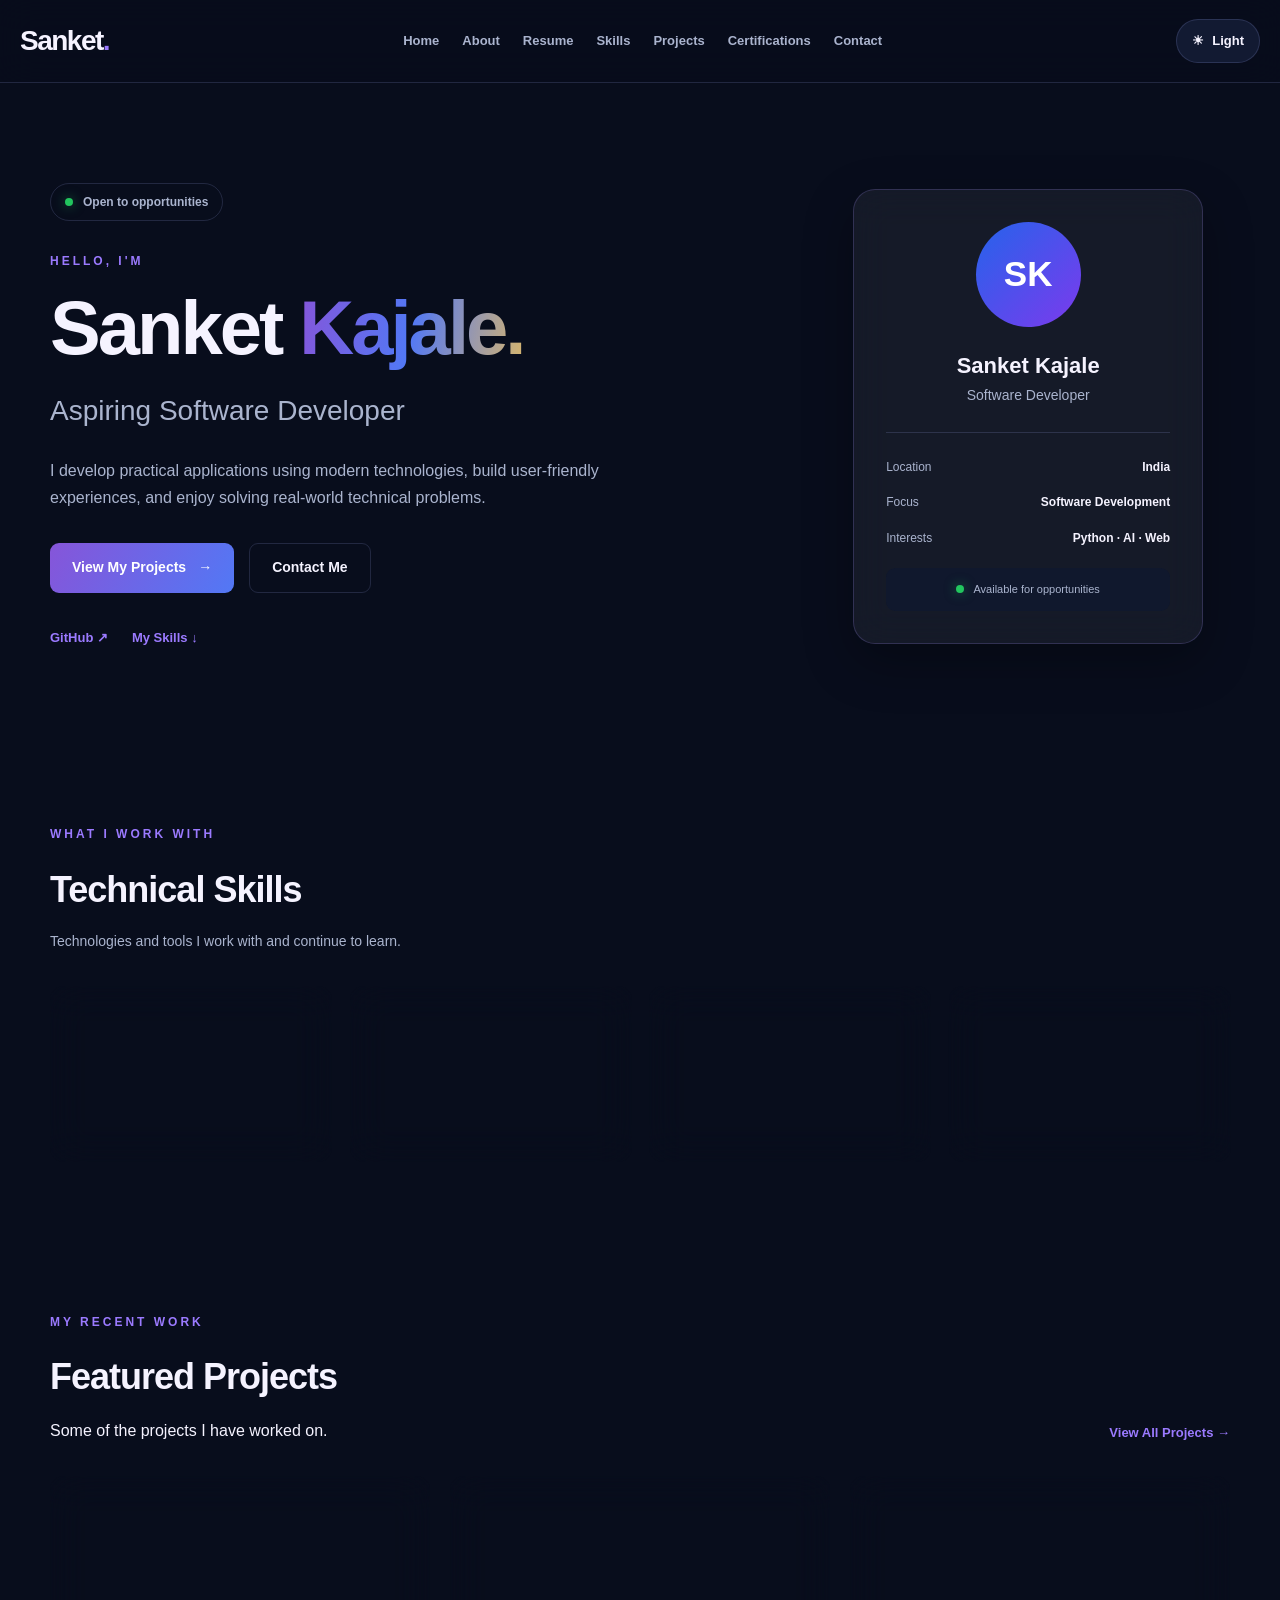
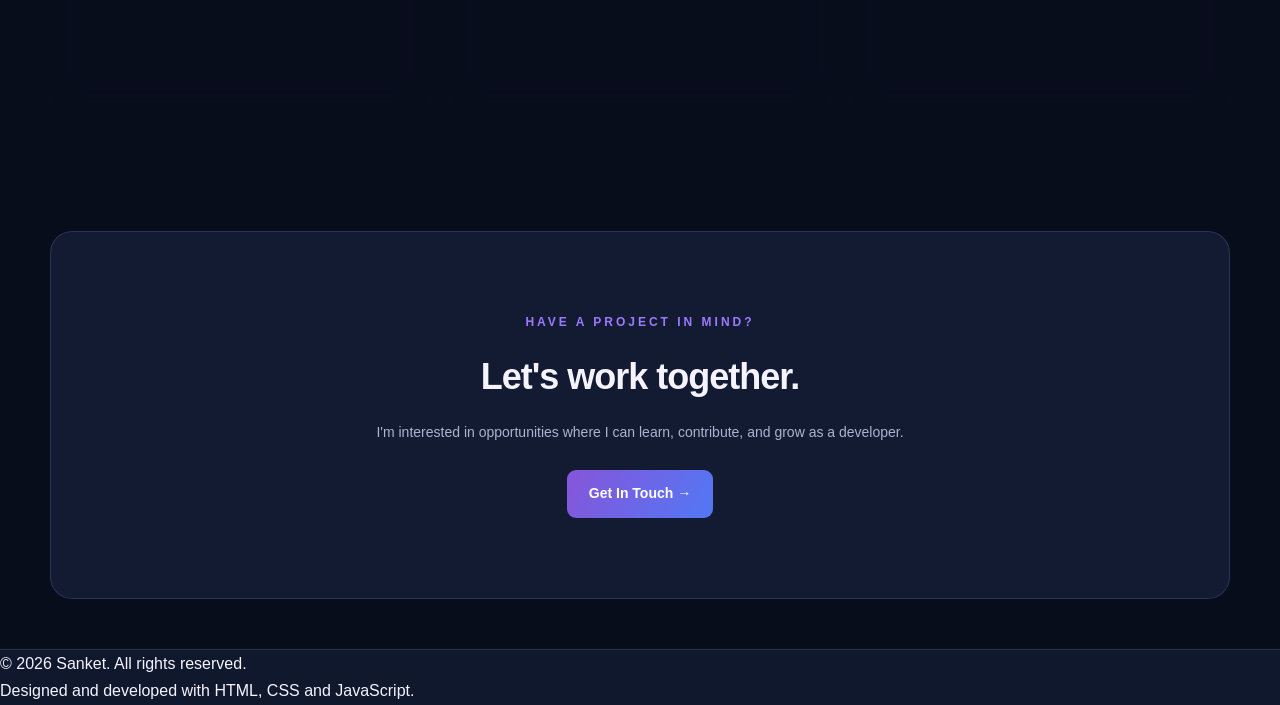
<file: index.html>
<!DOCTYPE html>
<html lang="en" data-theme="dark">

<head>
    <meta charset="UTF-8">
    <meta name="viewport" content="width=device-width, initial-scale=1.0">

    <meta name="description"
          content="Sanket's professional portfolio, skills, projects and experience.">

    <meta name="theme-color" content="#0b1120">

    <title>Sanket | Developer Portfolio</title>

    <!-- Stylesheets -->
    <link rel="stylesheet" href="./css/reset.css">
    <link rel="stylesheet" href="./css/variables.css">
    <link rel="stylesheet" href="./css/main.css">
    <link rel="stylesheet" href="./css/components/glass-cards.css">
    <link rel="stylesheet" href="./css/themes/dark.css">
    <link rel="stylesheet" href="./css/themes/light.css">
    <link rel="stylesheet" href="./css/responsive.css">

    <!-- Avoid broken favicon requests until one is added -->
</head>

<body>

    <div id="header-container"></div>

    <main>

        <!-- HERO SECTION -->
        <section class="hero section-container">

            <div class="hero-content">

                <div class="availability">
                    <span class="availability-dot"></span>
                    Open to opportunities
                </div>

                <p class="eyebrow">HELLO, I'M</p>

                <h1>
                    Sanket <span>Kajale.</span>
                </h1>

                <h2>
                    Aspiring Software Developer
                </h2>

                <p class="hero-description">
                    I develop practical applications using modern
                    technologies, build user-friendly experiences,
                    and enjoy solving real-world technical problems.
                </p>

                <div class="hero-buttons">

                    <a href="./pages/projects.html"
                       class="btn btn-primary">
                        View My Projects
                        <span aria-hidden="true">→</span>
                    </a>

                    <a href="./pages/contact.html"
                       class="btn btn-outline">
                        Contact Me
                    </a>

                </div>

                <div class="social-links">

                    <a href="https://github.com/sanketkajale03"
                       target="_blank"
                       rel="noopener noreferrer">
                        GitHub ↗
                    </a>

                    <a href="#skills">
                        My Skills ↓
                    </a>

                </div>

            </div>

            <div class="hero-profile">

                <div class="profile-card">

                    <div class="profile-avatar">SK</div>

                    <h3>Sanket Kajale</h3>

                    <p>Software Developer</p>

                    <div class="profile-divider"></div>

                    <div class="profile-detail">
                        <span>Location</span>
                        <strong>India</strong>
                    </div>

                    <div class="profile-detail">
                        <span>Focus</span>
                        <strong>Software Development</strong>
                    </div>

                    <div class="profile-detail">
                        <span>Interests</span>
                        <strong>Python · AI · Web</strong>
                    </div>

                    <div class="profile-status">
                        <span class="availability-dot"></span>
                        Available for opportunities
                    </div>

                </div>

            </div>

        </section>


        <!-- SKILLS SECTION -->
        <section class="section-container content-section" id="skills">

            <div class="section-heading">
                <p class="eyebrow">WHAT I WORK WITH</p>
                <h2>Technical Skills</h2>
                <p>Technologies and tools I work with and continue to learn.</p>
            </div>

            <div class="skills-grid">

                <article class="info-card">
                    <div class="card-icon">⌨</div>
                    <h3>Programming</h3>
                    <p>Python, JavaScript, SQL</p>
                </article>

                <article class="info-card">
                    <div class="card-icon">◈</div>
                    <h3>Frontend</h3>
                    <p>HTML, CSS, React</p>
                </article>

                <article class="info-card">
                    <div class="card-icon">⚙</div>
                    <h3>Backend</h3>
                    <p>Node.js, APIs, Python</p>
                </article>

                <article class="info-card">
                    <div class="card-icon">▤</div>
                    <h3>Database</h3>
                    <p>MySQL, MongoDB</p>
                </article>

            </div>

        </section>


        <!-- PROJECTS SECTION -->
        <section class="section-container content-section" id="projects">

            <div class="section-heading section-heading-row">

                <div>
                    <p class="eyebrow">MY RECENT WORK</p>
                    <h2>Featured Projects</h2>
                    <p>Some of the projects I have worked on.</p>
                </div>

                <a href="./pages/projects.html" class="text-link">
                    View All Projects →
                </a>

            </div>

            <div class="projects-grid">

                <article class="project-card">
                    <div class="project-number">01</div>
                    <h3>AI Trip Planner</h3>
                    <p>
                        An AI-powered trip planning application
                        designed to help users organize their journeys.
                    </p>
                    <div class="project-tags">
                        <span>React</span>
                        <span>Gemini AI</span>
                        <span>Firebase</span>
                    </div>
                </article>

                <article class="project-card">
                    <div class="project-number">02</div>
                    <h3>Farming Equipment Rental</h3>
                    <p>
                        A web application that allows farmers to
                        discover and rent agricultural equipment.
                    </p>
                    <div class="project-tags">
                        <span>React</span>
                        <span>Node.js</span>
                        <span>MongoDB</span>
                    </div>
                </article>

                <article class="project-card">
                    <div class="project-number">03</div>
                    <h3>Air Quality Monitoring</h3>
                    <p>
                        An IoT-based monitoring system that collects
                        and visualizes environmental data.
                    </p>
                    <div class="project-tags">
                        <span>ESP8266</span>
                        <span>Blynk</span>
                        <span>ThingSpeak</span>
                    </div>
                </article>

            </div>

        </section>


        <!-- CONTACT SECTION -->
        <section class="section-container contact-section">

            <p class="eyebrow">HAVE A PROJECT IN MIND?</p>

            <h2>Let's work together.</h2>

            <p>
                I'm interested in opportunities where I can
                learn, contribute, and grow as a developer.
            </p>

            <a href="./pages/contact.html" class="btn btn-primary">
                Get In Touch →
            </a>

        </section>

    </main>

    <div id="footer-container"></div>

    <script type="module" src="./js/main.js"></script>

</body>
</html>
</file>
<file: css/variables.css>
/* Shared design tokens */

:root {

    --font-primary: "Inter", "Segoe UI", Arial, sans-serif;

    --container-width: 1180px;

    --radius-small: 8px;
    --radius-medium: 14px;
    --radius-large: 22px;

    --spacing-small: 12px;
    --spacing-medium: 24px;
    --spacing-large: 48px;

    --transition-default: 0.25s ease;

}
</file>
<file: css/main.css>
/* =====================================
   GLOBAL STYLES
===================================== */

body {

    font-family: var(--font-primary);

    background: var(--bg-primary);

    color: var(--text-primary);

    line-height: 1.7;

    transition:
        background var(--transition-default),
        color var(--transition-default);

}

.section-container {

    width: min(100% - 40px, var(--container-width));

    margin-inline: auto;

}


/* =====================================
   HEADER
===================================== */

.site-header {

    position: sticky;

    top: 0;

    z-index: 100;

    background: var(--header-bg);

    backdrop-filter: blur(16px);

    border-bottom: 1px solid var(--border-color);

}

.header-inner {

    width: min(100% - 40px, 1280px);

    min-height: 82px;

    margin-inline: auto;

    display: flex;

    align-items: center;

    justify-content: space-between;

    gap: 24px;

}

.logo {

    font-size: 28px;

    font-weight: 800;

    letter-spacing: -1.5px;

    color: var(--text-primary);

}

.logo span {

    color: var(--accent);

}

.main-navigation {

    display: flex;

    align-items: center;

    gap: 23px;

}

.main-navigation a {

    font-size: 13px;

    font-weight: 600;

    color: var(--text-secondary);

    transition: color var(--transition-default);

}

.main-navigation a:hover {

    color: var(--accent);

}

.theme-toggle {

    display: flex;

    align-items: center;

    gap: 8px;

    padding: 10px 15px;

    border: 1px solid var(--border-color);

    border-radius: 30px;

    background: var(--bg-card);

    color: var(--text-primary);

    font-size: 13px;

    font-weight: 600;

    transition: var(--transition-default);

}

.theme-toggle:hover {

    border-color: var(--accent);

    transform: translateY(-2px);

}

.mobile-menu-button {

    display: none;

    padding: 8px 12px;

    background: var(--bg-card);

    color: var(--text-primary);

    border: 1px solid var(--border-color);

    border-radius: 8px;

}


/* =====================================
   HERO SECTION
===================================== */

.hero {

    min-height: 620px;

    display: grid;

    grid-template-columns: 1.4fr 0.8fr;

    align-items: center;

    gap: 70px;

    padding-block: 100px;

}

.availability {

    display: inline-flex;

    align-items: center;

    gap: 10px;

    padding: 8px 14px;

    margin-bottom: 30px;

    border: 1px solid var(--border-color);

    border-radius: 30px;

    color: var(--text-secondary);

    font-size: 12px;

    font-weight: 600;

}

.availability-dot {

    width: 8px;

    height: 8px;

    border-radius: 50%;

    background: #22c55e;

    box-shadow: 0 0 12px rgba(34, 197, 94, 0.5);

}

.eyebrow {

    color: var(--accent);

    font-size: 12px;

    font-weight: 800;

    letter-spacing: 3px;

    margin-bottom: 14px;

}

.hero h1 {

    font-size: clamp(46px, 6vw, 76px);

    font-weight: 800;

    line-height: 1.1;

    letter-spacing: -3px;

}

.hero h1 span {

    color: var(--accent);

}

.hero h2 {

    font-size: clamp(20px, 3vw, 28px);

    margin-top: 18px;

    color: var(--text-secondary);

    font-weight: 500;

}

.hero-description {

    max-width: 590px;

    margin-top: 22px;

    color: var(--text-secondary);

    font-size: 16px;

}


/* =====================================
   BUTTONS
===================================== */

.hero-buttons {

    display: flex;

    flex-wrap: wrap;

    gap: 15px;

    margin-top: 32px;

}

.btn {

    display: inline-flex;

    align-items: center;

    justify-content: center;

    gap: 12px;

    min-height: 48px;

    padding: 12px 22px;

    border-radius: 9px;

    font-size: 14px;

    font-weight: 700;

    transition: var(--transition-default);

}

.btn:hover {

    transform: translateY(-3px);

}

.btn-primary {

    background: var(--accent);

    color: #ffffff;

    border: 1px solid var(--accent);

}

.btn-primary:hover {

    background: var(--accent-hover);

}

.btn-outline {

    background: transparent;

    color: var(--text-primary);

    border: 1px solid var(--border-color);

}

.btn-outline:hover {

    border-color: var(--accent);

    color: var(--accent);

}

.social-links {

    display: flex;

    gap: 24px;

    margin-top: 34px;

}

.social-links a,
.text-link {

    color: var(--accent);

    font-size: 13px;

    font-weight: 700;

}


/* =====================================
   PROFILE CARD
===================================== */

.hero-profile {

    display: flex;

    justify-content: center;

}

.profile-card {

    width: 100%;

    max-width: 350px;

    padding: 32px;

    border: 1px solid var(--border-color);

    border-radius: var(--radius-large);

    background: var(--bg-card);

    box-shadow: var(--shadow-card);

    text-align: center;

}

.profile-avatar {

    width: 105px;

    height: 105px;

    display: grid;

    place-items: center;

    margin: 0 auto 20px;

    border-radius: 50%;

    background: linear-gradient(135deg, #2563eb, #7c3aed);

    color: #ffffff;

    font-size: 35px;

    font-weight: 800;

}

.profile-card h3 {

    font-size: 22px;

}

.profile-card > p {

    color: var(--text-secondary);

    font-size: 14px;

}

.profile-divider {

    height: 1px;

    margin: 24px 0;

    background: var(--border-color);

}

.profile-detail {

    display: flex;

    justify-content: space-between;

    gap: 12px;

    margin: 15px 0;

    font-size: 12px;

    text-align: left;

}

.profile-detail span {

    color: var(--text-secondary);

}

.profile-detail strong {

    text-align: right;

}

.profile-status {

    display: flex;

    justify-content: center;

    align-items: center;

    gap: 9px;

    padding: 12px;

    margin-top: 20px;

    border-radius: 9px;

    background: var(--bg-secondary);

    color: var(--text-secondary);

    font-size: 11px;

}


/* =====================================
   CONTENT SECTIONS
===================================== */

.content-section {

    padding-block: 75px;

}

.section-heading {

    margin-bottom: 32px;

}

.section-heading h2,
.contact-section h2 {

    font-size: 36px;

    letter-spacing: -1px;

    margin-bottom: 10px;

}

.section-heading > p:last-child,
.contact-section > p:not(.eyebrow) {

    color: var(--text-secondary);

    font-size: 14px;

}

.section-heading-row {

    display: flex;

    justify-content: space-between;

    align-items: end;

    gap: 20px;

}

.skills-grid {

    display: grid;

    grid-template-columns: repeat(4, 1fr);

    gap: 18px;

}

.info-card,
.project-card {

    padding: 25px;

    border: 1px solid var(--border-color);

    border-radius: var(--radius-medium);

    background: var(--bg-card);

    transition: var(--transition-default);

}

.info-card:hover,
.project-card:hover {

    transform: translateY(-5px);

    border-color: var(--accent);

    box-shadow: var(--shadow-card);

}

.card-icon {

    width: 45px;

    height: 45px;

    display: grid;

    place-items: center;

    margin-bottom: 20px;

    border-radius: 12px;

    background: var(--bg-secondary);

    color: var(--accent);

    font-size: 24px;

}

.info-card h3,
.project-card h3 {

    font-size: 17px;

    margin-bottom: 8px;

}

.info-card p,
.project-card p {

    color: var(--text-secondary);

    font-size: 13px;

}


/* =====================================
   PROJECTS
===================================== */

.projects-grid {

    display: grid;

    grid-template-columns: repeat(3, 1fr);

    gap: 20px;

}

.project-number {

    color: var(--accent);

    font-size: 12px;

    font-weight: 800;

    margin-bottom: 25px;

}

.project-tags {

    display: flex;

    flex-wrap: wrap;

    gap: 8px;

    margin-top: 22px;

}

.project-tags span {

    padding: 6px 10px;

    border-radius: 20px;

    background: var(--bg-secondary);

    color: var(--text-secondary);

    font-size: 10px;

    font-weight: 600;

}


/* =====================================
   CONTACT
===================================== */

.contact-section {

    padding-block: 80px;

    margin-block: 50px;

    border: 1px solid var(--border-color);

    border-radius: var(--radius-large);

    background: var(--bg-card);

    text-align: center;

}

.contact-section h2 {

    margin-bottom: 14px;

}

.contact-section .btn {

    margin-top: 25px;

}


/* =====================================
   FOOTER
===================================== */

.site-footer {

    border-top: 1px solid var(--border-color);

    background: var(--bg-secondary);

}

.footer-inner {

    width: min(100% - 40px, var(--container-width));

    margin-inline: auto;

    padding-block: 35px;

    text-align: center;

}

.footer-inner .logo {

    display: inline-block;

    margin-bottom: 10px;

}

.footer-inner p {

    color: var(--text-secondary);

    font-size: 12px;

}

.copyright {

    margin-top: 18px;

}


/* =====================================
   ACCESSIBILITY
===================================== */

a:focus-visible,
button:focus-visible {

    outline: 3px solid var(--accent);

    outline-offset: 4px;

}

@media (prefers-reduced-motion: reduce) {

    *,
    *::before,
    *::after {

        scroll-behavior: auto !important;

        transition-duration: 0.01ms !important;

        animation-duration: 0.01ms !important;

    }

}

/* =========================================
   PHASE 4 — HOMEPAGE GLASS UPGRADE
========================================= */

.site-header {

    background: var(--header-bg);

    backdrop-filter: blur(18px);

    -webkit-backdrop-filter: blur(18px);

}

.profile-card,
.info-card,
.project-card {

    background: var(--glass-bg);

    border: 1px solid var(--glass-border);

    backdrop-filter: blur(var(--glass-blur));

    -webkit-backdrop-filter: blur(var(--glass-blur));

    box-shadow: var(--shadow-card);

}

.profile-card:hover,
.info-card:hover,
.project-card:hover {

    border-color: var(--accent);

}

.hero h1 span {

    background: linear-gradient(
        100deg,
        var(--royal-purple),
        var(--royal-blue),
        var(--royal-gold)
    );

    -webkit-background-clip: text;

    background-clip: text;

    color: transparent;

}

.btn-primary {

    background: linear-gradient(
        120deg,
        var(--royal-purple),
        var(--royal-blue)
    );

    border: none;

}

.btn-primary:hover {

    box-shadow: 0 8px 25px rgba(112, 69, 197, 0.28);

}
</file>
<file: css/components/glass-cards.css>
/* =========================================
   REUSABLE GLASSMORPHISM COMPONENTS
========================================= */

.glass-card {

    background: var(--glass-bg);

    border: 1px solid var(--glass-border);

    border-radius: 20px;

    backdrop-filter: blur(var(--glass-blur));

    -webkit-backdrop-filter: blur(var(--glass-blur));

    box-shadow: var(--shadow-card);

    transition:
        transform 0.3s ease,
        border-color 0.3s ease,
        box-shadow 0.3s ease;

}

.glass-card:hover {

    transform: translateY(-5px);

    border-color: var(--accent);

    box-shadow:
        0 20px 45px rgba(90, 75, 180, 0.14);

}

/* Glass buttons */

.glass-button {

    display: inline-flex;

    align-items: center;

    justify-content: center;

    gap: 10px;

    padding: 12px 22px;

    border: 1px solid var(--glass-border);

    border-radius: 12px;

    background: var(--glass-bg);

    color: var(--text-primary);

    backdrop-filter: blur(12px);

    -webkit-backdrop-filter: blur(12px);

    transition: all 0.3s ease;

}

.glass-button:hover {

    border-color: var(--accent);

    color: var(--accent);

    transform: translateY(-3px);

}

/* Glass section backgrounds */

.glass-section {

    background:
        linear-gradient(
            135deg,
            rgba(120, 90, 220, 0.08),
            transparent 55%
        );

    border-radius: 24px;

}

/* Gold accent */

.gold-accent {

    color: var(--royal-gold);

}

/* Decorative background glow */

.glass-glow {

    position: relative;

    isolation: isolate;

}

.glass-glow::before {

    content: "";

    position: absolute;

    width: 240px;

    height: 240px;

    top: -50px;

    right: -50px;

    background: var(--royal-purple);

    filter: blur(120px);

    opacity: 0.12;

    z-index: -1;

    pointer-events: none;

}

/* Fallback for browsers without backdrop-filter */

@supports not (backdrop-filter: blur(1px)) {

    .glass-card,
    .glass-button {

        background: var(--bg-card);

    }

}
</file>
<file: css/themes/dark.css>
/* =========================================
   ROYAL GLASS — DARK THEME
========================================= */

[data-theme="dark"] {

    color-scheme: dark;

    --bg-primary: #080D1C;
    --bg-secondary: #10182D;

    /* Glass surfaces */
    --bg-card: rgba(28, 39, 69, 0.58);
    --glass-bg: rgba(255, 255, 255, 0.055);
    --glass-border: rgba(164, 145, 255, 0.20);

    --text-primary: #F5F3FF;
    --text-secondary: #AAB4CE;

    --accent: #9B7AFF;
    --accent-hover: #B49AFF;

    --royal-blue: #5278F5;
    --royal-purple: #8655D9;
    --royal-gold: #D7B56D;

    --border-color: rgba(165, 180, 252, 0.16);

    --header-bg: rgba(8, 13, 28, 0.76);

    --shadow-card:
        0 18px 50px rgba(0, 0, 0, 0.30);

    --glass-blur: 18px;
}
</file>
<file: css/themes/light.css>
/* =========================================
   PEARL GLASS — LIGHT THEME
========================================= */

[data-theme="light"] {

    color-scheme: light;

    --bg-primary: #F5F6FC;
    --bg-secondary: #FFFFFF;

    /* Glass surfaces */
    --bg-card: rgba(255, 255, 255, 0.70);
    --glass-bg: rgba(255, 255, 255, 0.65);
    --glass-border: rgba(115, 94, 210, 0.16);

    --text-primary: #171B38;
    --text-secondary: #69718D;

    --accent: #7045C5;
    --accent-hover: #5633A5;

    --royal-blue: #315FEA;
    --royal-purple: #8154D9;
    --royal-gold: #B58B43;

    --border-color: rgba(105, 93, 170, 0.15);

    --header-bg: rgba(255, 255, 255, 0.78);

    --shadow-card:
        0 18px 45px rgba(50, 44, 110, 0.09);

    --glass-blur: 18px;
}
</file>
<file: css/responsive.css>
/* Tablet */

@media (max-width: 1000px) {

    .header-inner {
        gap: 15px;
    }

    .main-navigation {
        gap: 12px;
    }

    .main-navigation a {
        font-size: 11px;
    }

    .hero {
        gap: 35px;
    }

    .skills-grid {
        grid-template-columns: repeat(2, 1fr);
    }

}

/* Mobile */

@media (max-width: 760px) {

    .header-inner {
        min-height: 70px;
        flex-wrap: wrap;
    }

    .mobile-menu-button {
        display: block;
        margin-left: auto;
    }

    .theme-toggle {
        padding: 8px 11px;
    }

    .main-navigation {
        display: none;
        order: 4;
        width: 100%;
        padding: 15px 0;
        flex-direction: column;
        align-items: flex-start;
        gap: 18px;
    }

    .main-navigation.active {
        display: flex;
    }

    .hero {
        grid-template-columns: 1fr;
        padding-block: 65px;
        gap: 45px;
    }

    .hero h1 {
        letter-spacing: -2px;
    }

    .hero-profile {
        justify-content: flex-start;
    }

    .profile-card {
        max-width: 100%;
    }

    .skills-grid {
        grid-template-columns: 1fr 1fr;
    }

    .projects-grid {
        grid-template-columns: 1fr;
    }

    .section-heading-row {
        align-items: flex-start;
        flex-direction: column;
    }

    .section-heading h2,
    .contact-section h2 {
        font-size: 29px;
    }

    .contact-section {
        padding: 50px 20px;
    }

}

/* Small mobile */

@media (max-width: 420px) {

    .skills-grid {
        grid-template-columns: 1fr;
    }

    .hero-buttons {
        flex-direction: column;
        align-items: stretch;
    }

    .social-links {
        flex-wrap: wrap;
    }

}
</file>
